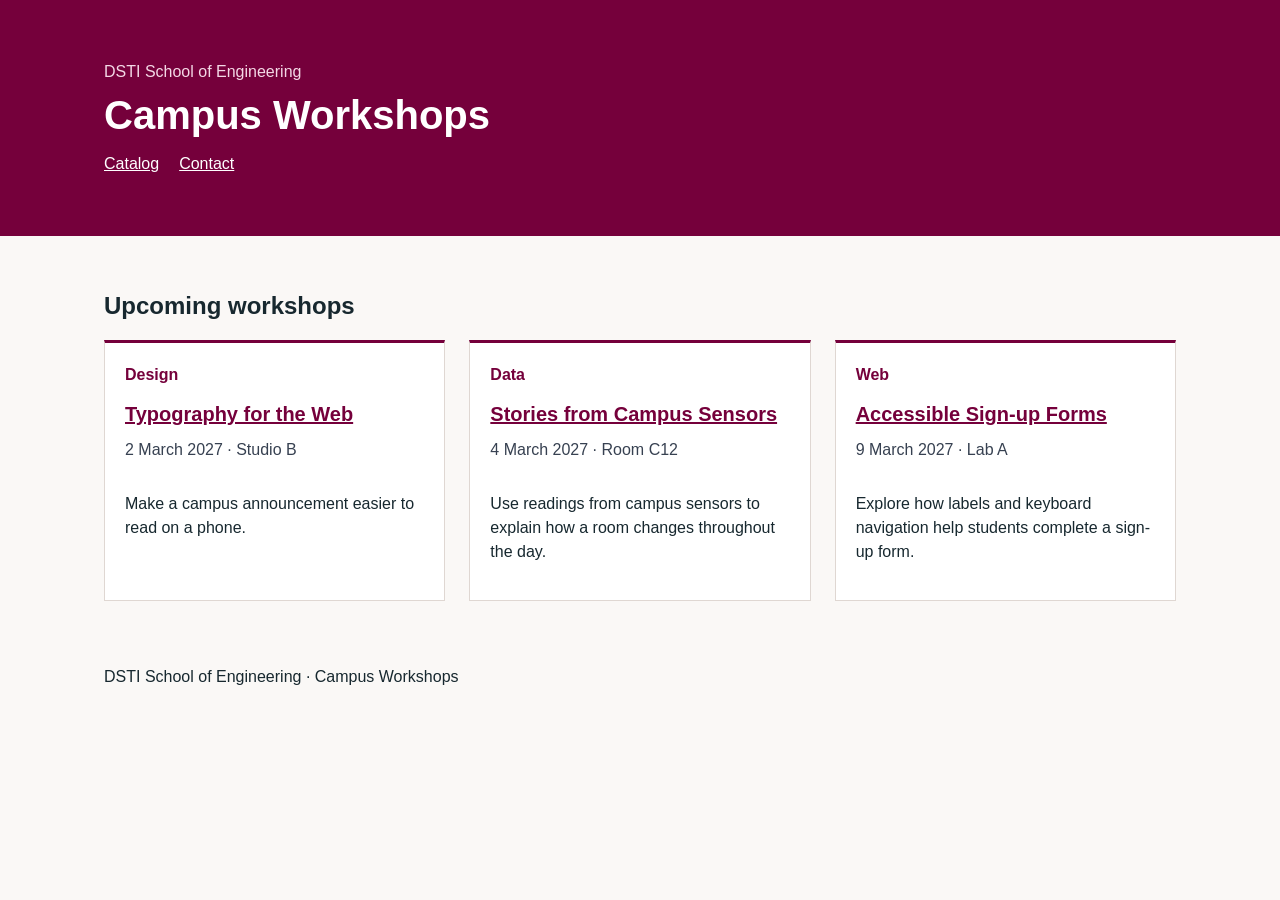
<file: index.html>
<!doctype html>
<html lang="en">
<head>
  <meta charset="utf-8">
  <meta name="viewport" content="width=device-width, initial-scale=1">
  <title>Campus Workshops</title>
  <link rel="stylesheet" href="css/site.css">
</head>
<body>
<header class="masthead">
  <div class="wrap">
    <p class="eyebrow">DSTI School of Engineering</p>
    <h1>Campus Workshops</h1>
    <nav aria-label="Main navigation">
      <a href="index.html" aria-current="page">Catalog</a>
      <a href="contact.html">Contact</a>
    </nav>
  </div>
</header>

<main class="wrap" id="workshops">
  <h2>Upcoming workshops</h2>
  <div class="catalog">
    <article class="workshop">
      <p class="topic">Design</p>
      <h3><a href="workshops/web-type.html">Typography for the Web</a></h3>
      <p class="meta"><time datetime="2027-03-02">2 March 2027</time> · Studio B</p>
      <p>Make a campus announcement easier to read on a phone.</p>
    </article>

    <article class="workshop">
      <p class="topic">Data</p>
      <h3><a href="workshops/sensor-stories.html">Stories from Campus Sensors</a></h3>
      <p class="meta"><time datetime="2027-03-04">4 March 2027</time> · Room C12</p>
      <p>Use readings from campus sensors to explain how a room changes throughout the day.</p>
    </article>

    <article class="workshop">
      <p class="topic">Web</p>
      <h3><a href="workshops/accessible-forms.html">Accessible Sign-up Forms</a></h3>
      <p class="meta"><time datetime="2027-03-09">9 March 2027</time> · Lab A</p>
      <p>Explore how labels and keyboard navigation help students complete a sign-up form.</p>
    </article>
  </div>
</main>

<footer class="site-footer">
  <div class="wrap">
    <p>DSTI School of Engineering · Campus Workshops</p>
  </div>
</footer>
</body>
</html>
</file>
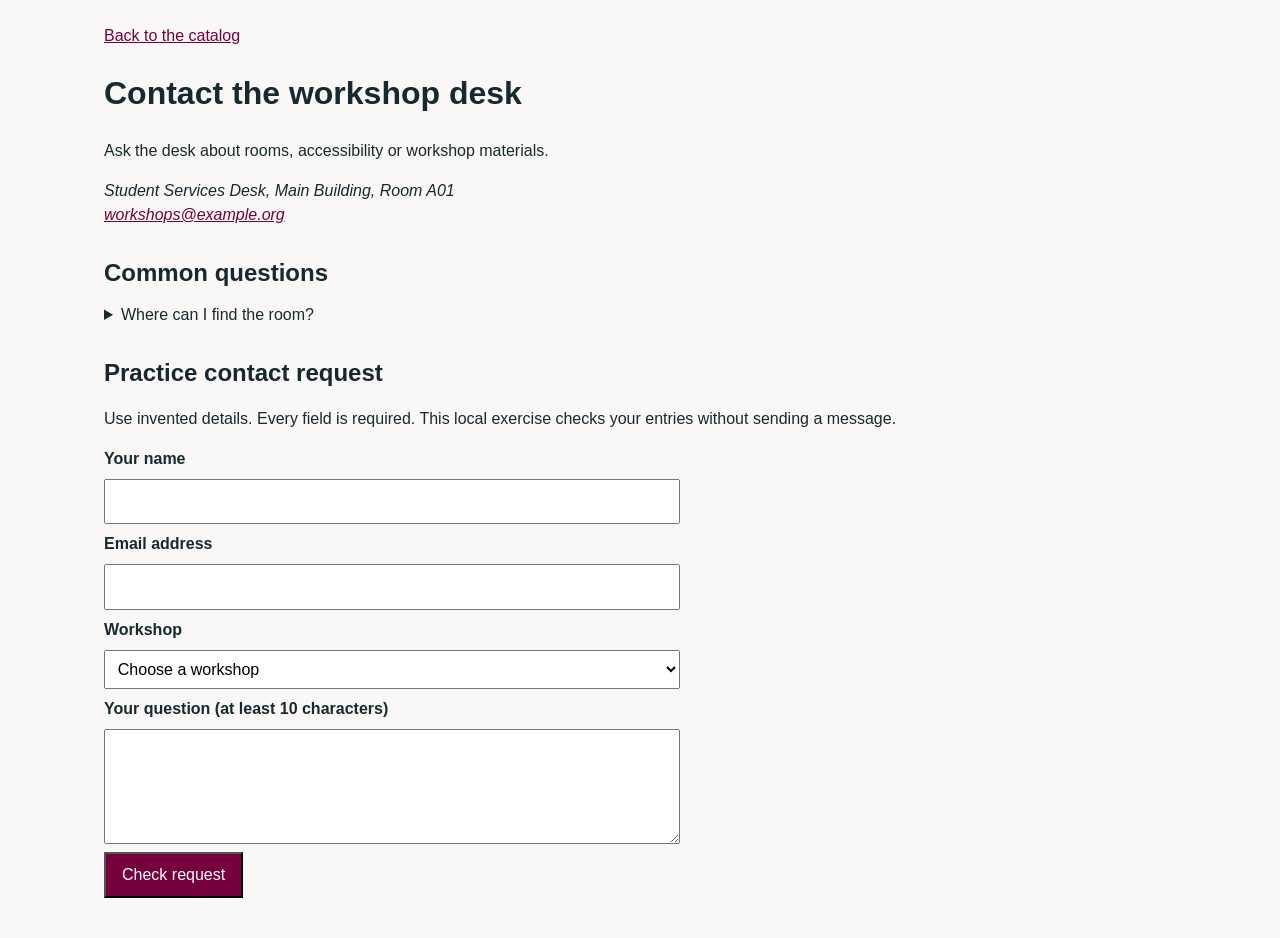
<file: contact.html>
<!doctype html>
<html lang="en">
<head>
  <meta charset="utf-8">
  <meta name="viewport" content="width=device-width, initial-scale=1">
  <title>Contact | Campus Workshops</title>
  <link rel="stylesheet" href="css/site.css">
</head>
<body>
<main class="wrap">
  <nav aria-label="Main navigation">
    <a href="index.html#workshops">Back to the catalog</a>
  </nav>

  <h1>Contact the workshop desk</h1>
  <p>Ask the desk about rooms, accessibility or workshop materials.</p>

  <address>
    Student Services Desk, Main Building, Room A01<br>
    <a href="mailto:workshops@example.org">workshops@example.org</a>
  </address>

  <h2>Common questions</h2>
  <details>
    <summary>Where can I find the room?</summary>
    <p>The room appears beside the date on each workshop page.</p>
  </details>

  <h2>Practice contact request</h2>
  <p>Use invented details. Every field is required. This local exercise checks your entries without sending a message.</p>

  <form class="contact-form" action="contact.html#checked" method="get">
    <label for="visitor">Your name</label>
    <input id="visitor" name="visitor" type="text" required>

    <label for="reply">Email address</label>
    <input id="reply" name="email" type="email" required>

    <label for="workshop">Workshop</label>
    <select id="workshop" name="workshop" required>
      <option value="">Choose a workshop</option>
      <option value="web-type">Typography for the Web</option>
      <option value="sensor-stories">Stories from Campus Sensors</option>
      <option value="accessible-forms">Accessible Sign-up Forms</option>
    </select>

    <label for="message">Your question (at least 10 characters)</label>
    <textarea id="message" name="message" rows="4" minlength="10" required></textarea>

    <button type="submit">Check request</button>
  </form>

  <p id="checked">Practice complete. Your browser checked the entries. The workshop desk has not received a message.</p>
</main>
</body>
</html>
</file>
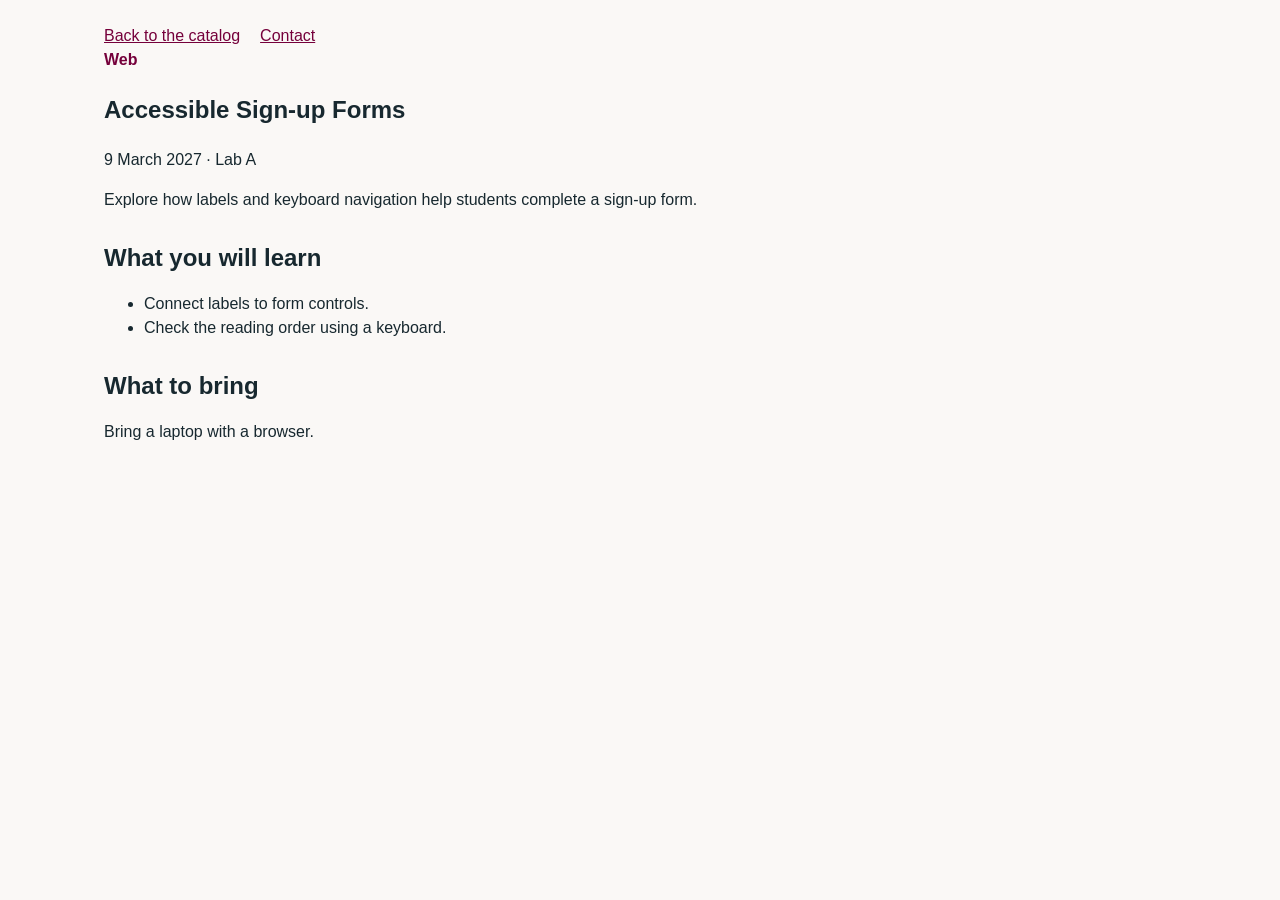
<file: workshops/accessible-forms.html>
<!doctype html>
<html lang="en">
<head>
  <meta charset="utf-8">
  <meta name="viewport" content="width=device-width, initial-scale=1">
  <title>Accessible Sign-up Forms | Campus Workshops</title>
  <link rel="stylesheet" href="../css/site.css">
</head>
<body>
<main class="wrap">
  <nav aria-label="Main navigation">
    <a href="../index.html#workshops">Back to the catalog</a>
    <a href="../contact.html">Contact</a>
  </nav>

  <article>
    <p class="topic">Web</p>
    <h1>Accessible Sign-up Forms</h1>
    <p><time datetime="2027-03-09">9 March 2027</time> · Lab A</p>
    <p>Explore how labels and keyboard navigation help students complete a sign-up form.</p>

    <h2>What you will learn</h2>
    <ul>
      <li>Connect labels to form controls.</li>
      <li>Check the reading order using a keyboard.</li>
    </ul>

    <h2>What to bring</h2>
    <p>Bring a laptop with a browser.</p>
  </article>
</main>
</body>
</html>
</file>
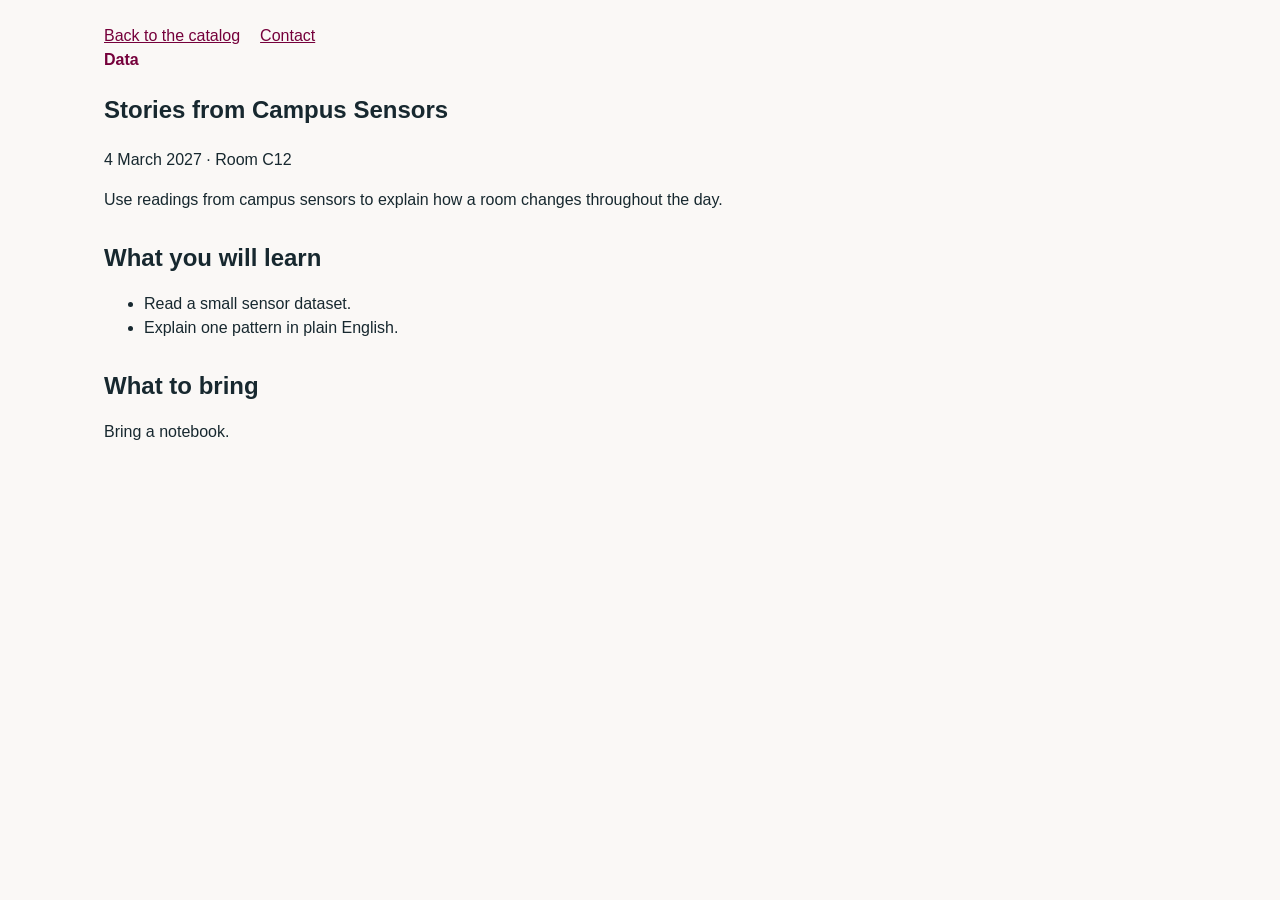
<file: workshops/sensor-stories.html>
<!doctype html>
<html lang="en">
<head>
  <meta charset="utf-8">
  <meta name="viewport" content="width=device-width, initial-scale=1">
  <title>Stories from Campus Sensors | Campus Workshops</title>
  <link rel="stylesheet" href="../css/site.css">
</head>
<body>
<main class="wrap">
  <nav aria-label="Main navigation">
    <a href="../index.html#workshops">Back to the catalog</a>
    <a href="../contact.html">Contact</a>
  </nav>

  <article>
    <p class="topic">Data</p>
    <h1>Stories from Campus Sensors</h1>
    <p><time datetime="2027-03-04">4 March 2027</time> · Room C12</p>
    <p>Use readings from campus sensors to explain how a room changes throughout the day.</p>

    <h2>What you will learn</h2>
    <ul>
      <li>Read a small sensor dataset.</li>
      <li>Explain one pattern in plain English.</li>
    </ul>

    <h2>What to bring</h2>
    <p>Bring a notebook.</p>
  </article>
</main>
</body>
</html>
</file>
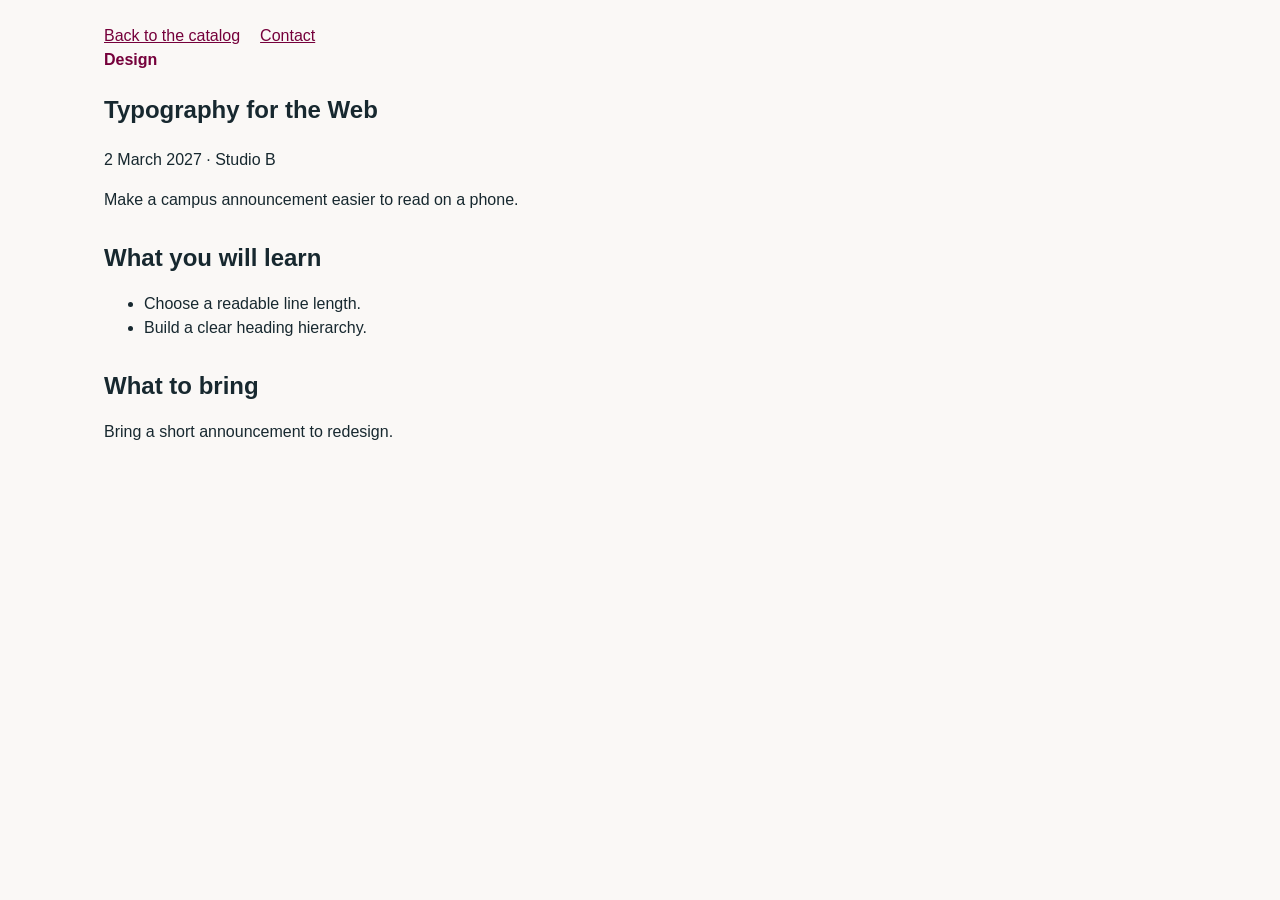
<file: workshops/web-type.html>
<!doctype html>
<html lang="en">
<head>
  <meta charset="utf-8">
  <meta name="viewport" content="width=device-width, initial-scale=1">
  <title>Typography for the Web | Campus Workshops</title>
  <link rel="stylesheet" href="../css/site.css">
</head>
<body>
<main class="wrap">
  <nav aria-label="Main navigation">
    <a href="../index.html#workshops">Back to the catalog</a>
    <a href="../contact.html">Contact</a>
  </nav>

  <article>
    <p class="topic">Design</p>
    <h1>Typography for the Web</h1>
    <p><time datetime="2027-03-02">2 March 2027</time> · Studio B</p>
    <p>Make a campus announcement easier to read on a phone.</p>

    <h2>What you will learn</h2>
    <ul>
      <li>Choose a readable line length.</li>
      <li>Build a clear heading hierarchy.</li>
    </ul>

    <h2>What to bring</h2>
    <p>Bring a short announcement to redesign.</p>
  </article>
</main>
</body>
</html>
</file>
<file: css/site.css>
*,
*::before,
*::after {
  box-sizing: border-box;
}

body {
  margin: 0;
  font: 1rem/1.5 Arial, sans-serif;
  color: #17282f;
  background-color: #faf8f6;
}

.wrap {
  max-width: 70rem;
  margin: 0 auto;
  padding: 1.5rem;
}

.masthead {
  background-color: #75003b;
  color: #ffffff;
  padding: 2.25rem 0;
}

.masthead .eyebrow {
  margin: 0 0 0.5rem;
  color: #f4d8e6;
}

.masthead h1 {
  margin: 0 0 0.85rem;
  font-size: 2.5rem;
  line-height: 1.15;
}

nav {
  display: flex;
  gap: 1.25rem;
  flex-wrap: wrap;
}

.masthead nav a {
  color: #ffffff;
}

a {
  color: #75003b;
}

a:focus-visible,
button:focus-visible,
input:focus-visible,
select:focus-visible,
textarea:focus-visible,
summary:focus-visible {
  outline: 3px solid #75003b;
  outline-offset: 2px;
}

h2 {
  margin-top: 1.75rem;
  margin-bottom: 0.75rem;
  font-size: 1.5rem;
}

.subpage h1 {
  margin: 0.5rem 0 0.75rem;
  font-size: 2.25rem;
  line-height: 1.2;
}

.catalog {
  display: grid;
  grid-template-columns: repeat(3, minmax(0, 1fr));
  gap: 1.5rem;
  margin-top: 1rem;
}

@media (max-width: 800px) {
  .catalog {
    grid-template-columns: 1fr;
  }
}

.workshop {
  background-color: #ffffff;
  border: 1px solid #dfd7d2;
  border-top: 3px solid #75003b;
  padding: 1.25rem;
  display: flex;
  flex-direction: column;
}

.topic {
  margin: 0 0 0.5rem;
  font-weight: 700;
  color: #75003b;
}

.workshop h3 {
  margin: 0.25rem 0 0.6rem;
  font-size: 1.25rem;
}

.meta {
  margin: 0 0 0.85rem;
  color: #374151;
}

.card-link {
  margin-top: auto;
  padding-top: 0.75rem;
}

.desk-info {
  margin: 1rem 0;
}

details {
  margin: 0.75rem 0 1.5rem;
}

summary {
  cursor: pointer;
}

.field {
  margin-bottom: 1rem;
}

.field label {
  display: block;
  font-weight: 700;
  margin-bottom: 0.35rem;
}

.field input,
.field select,
.field textarea {
  width: 100%;
  max-width: 34rem;
  padding: 0.55rem 0.65rem;
  font: inherit;
  color: #17282f;
  background-color: #ffffff;
  border: 1px solid #6b7280;
  border-radius: 2px;
}

.btn {
  padding: 0.6rem 1.1rem;
  font: inherit;
  color: #ffffff;
  background-color: #75003b;
  border: 1px solid #530029;
  border-radius: 2px;
  cursor: pointer;
}

.btn:hover {
  background-color: #5c002e;
}

#checked { display: none; }
#checked:target { display: block; font-weight: bold; }

.contact-form {
  display: grid;
  gap: 0.5rem;
  max-width: 36rem;
  margin-block: 1rem;
}
.contact-form label { font-weight: bold; }
.contact-form input, .contact-form select, .contact-form textarea {
  width: 100%;
  padding: 0.55rem;
  font: inherit;
}
.contact-form button {
  justify-self: start;
  padding: 0.55rem 1rem;
  font: inherit;
  color: white;
  background: #75003b;
}
.contact-form :focus-visible {
  outline: 3px solid #0056a2;
  outline-offset: 2px;
}
</file>
